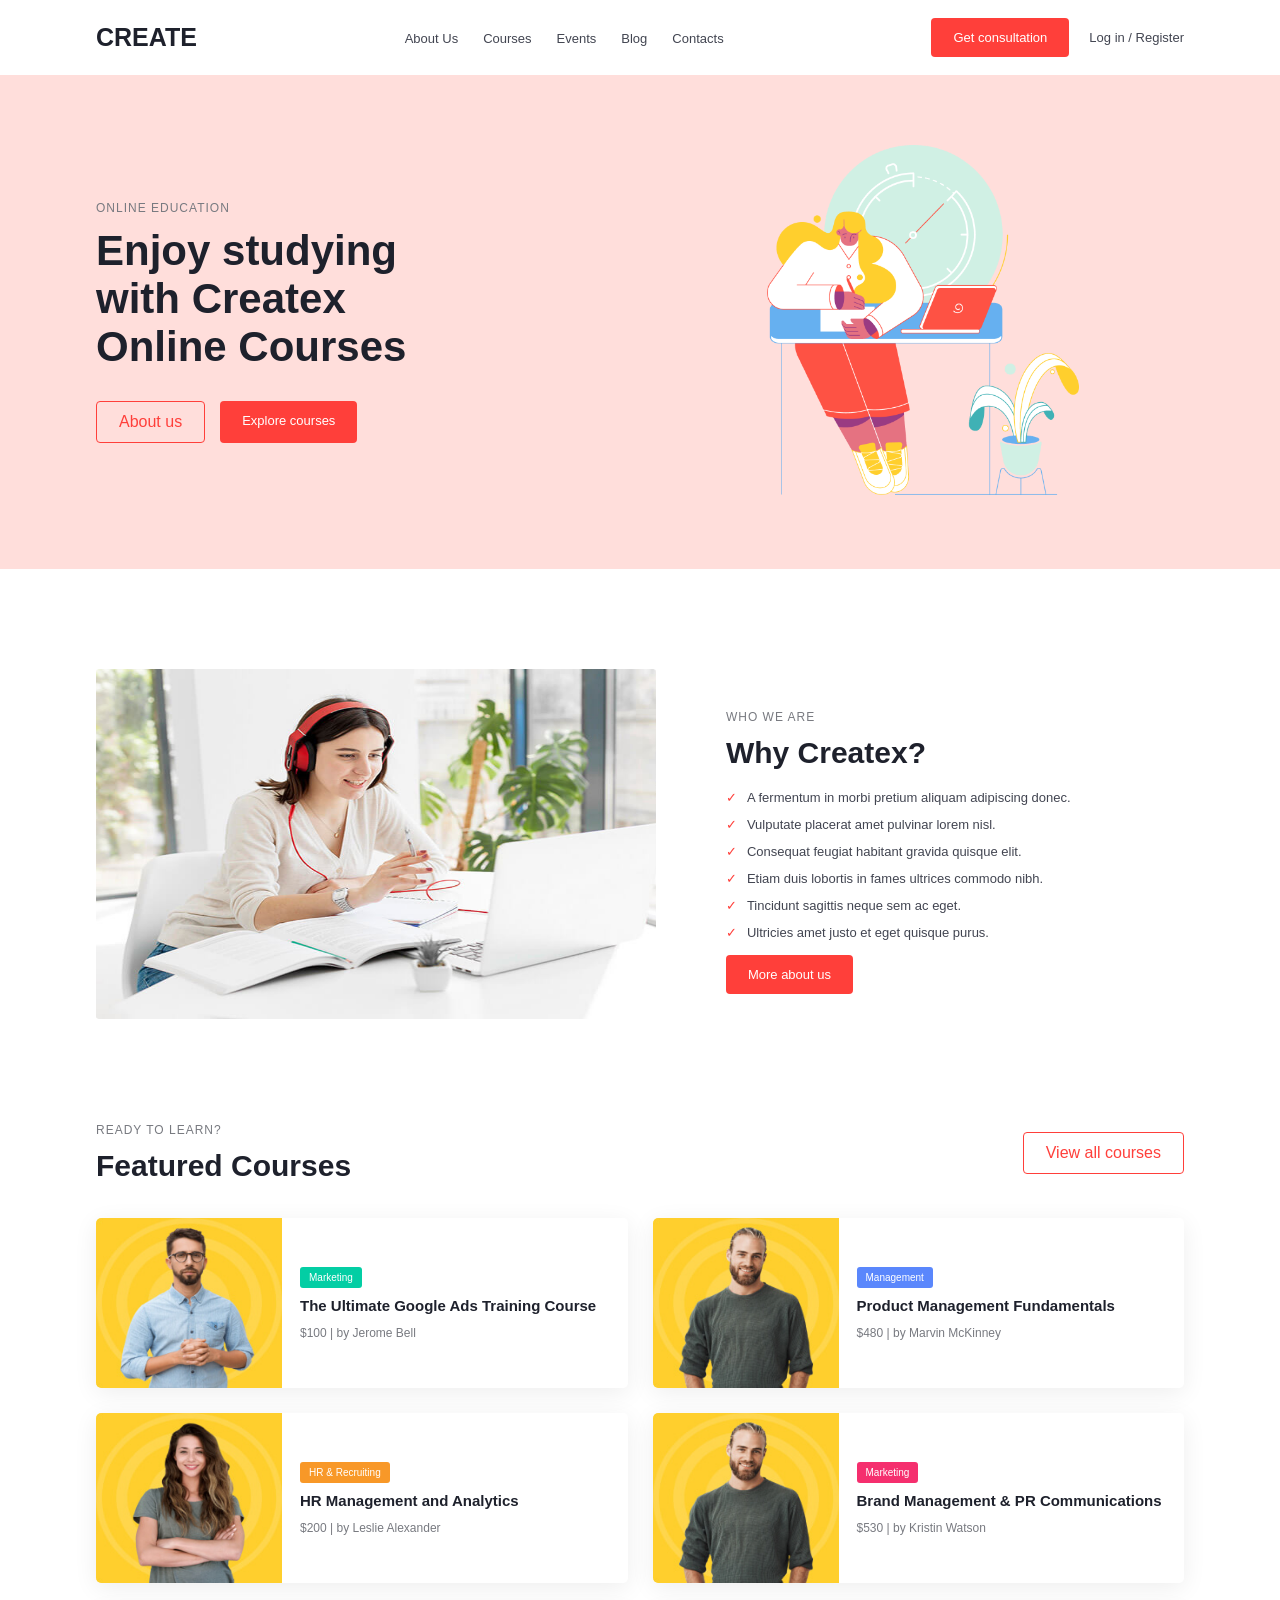
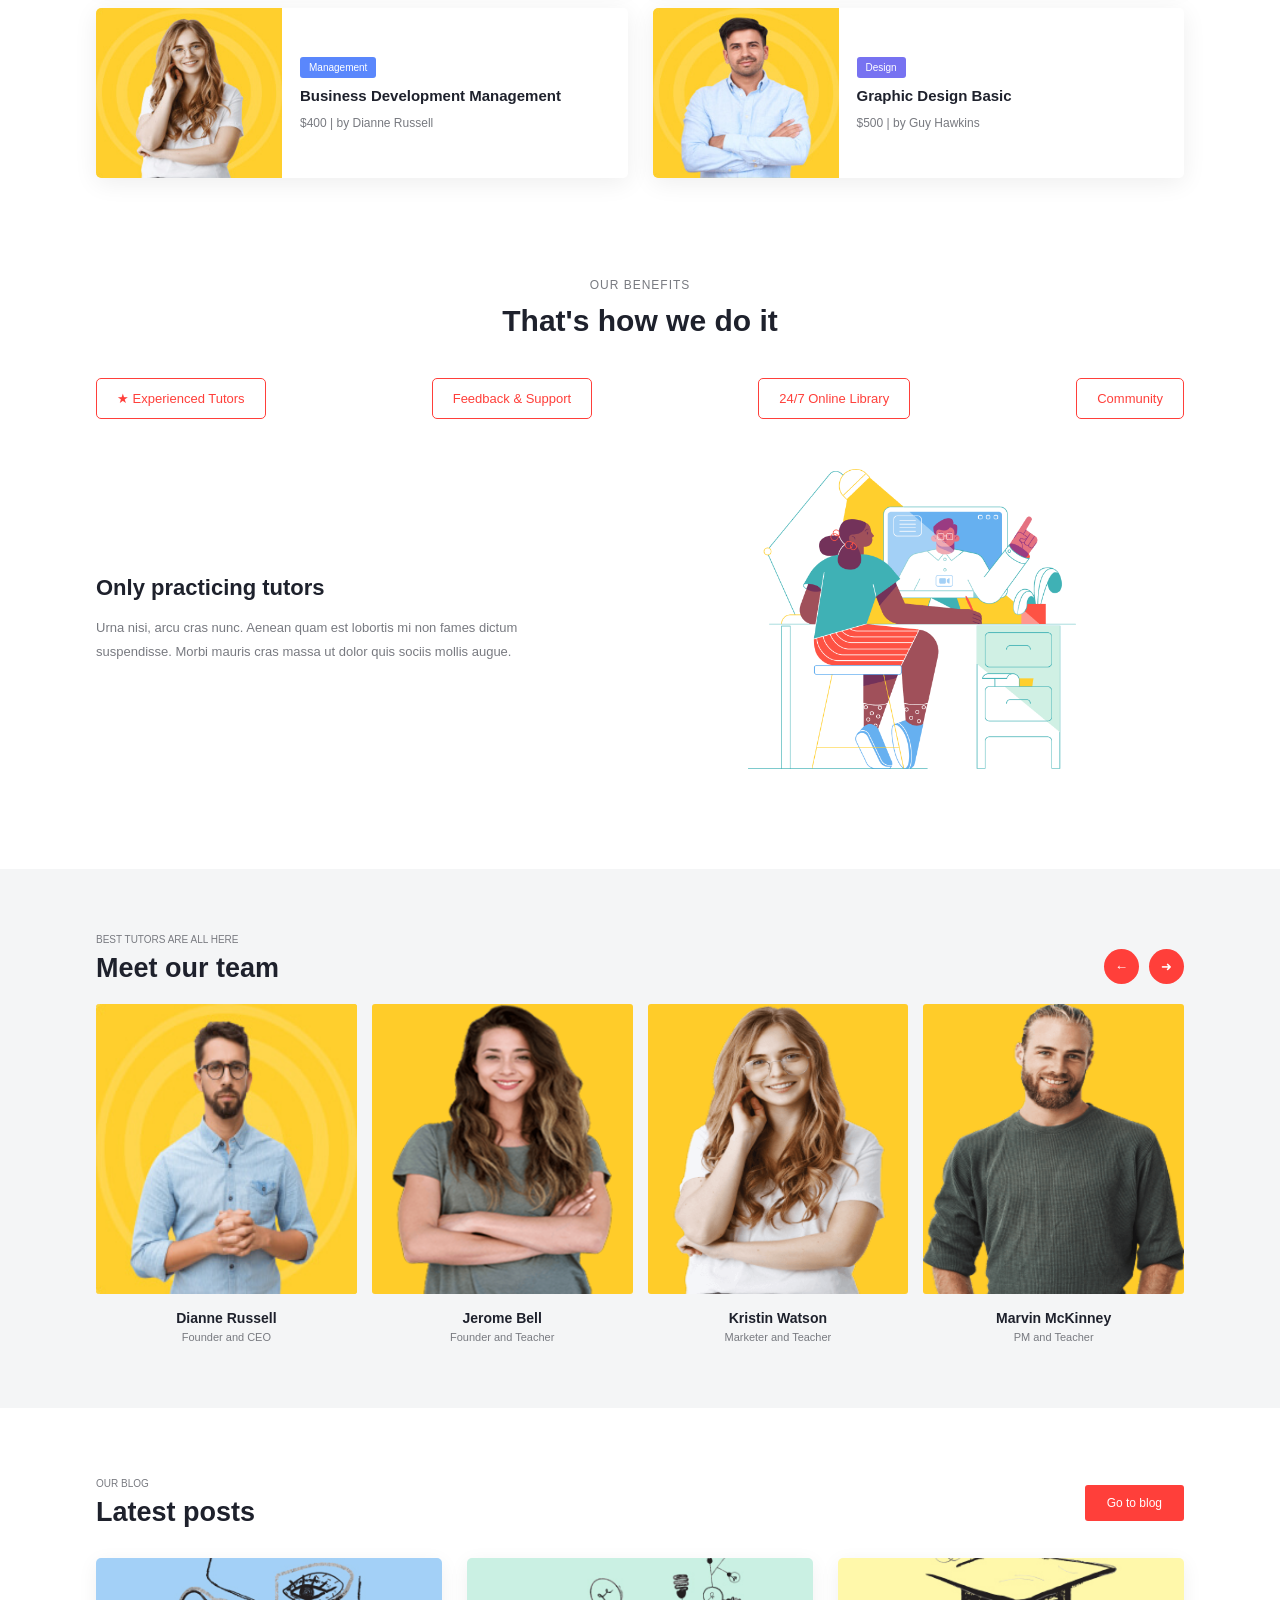
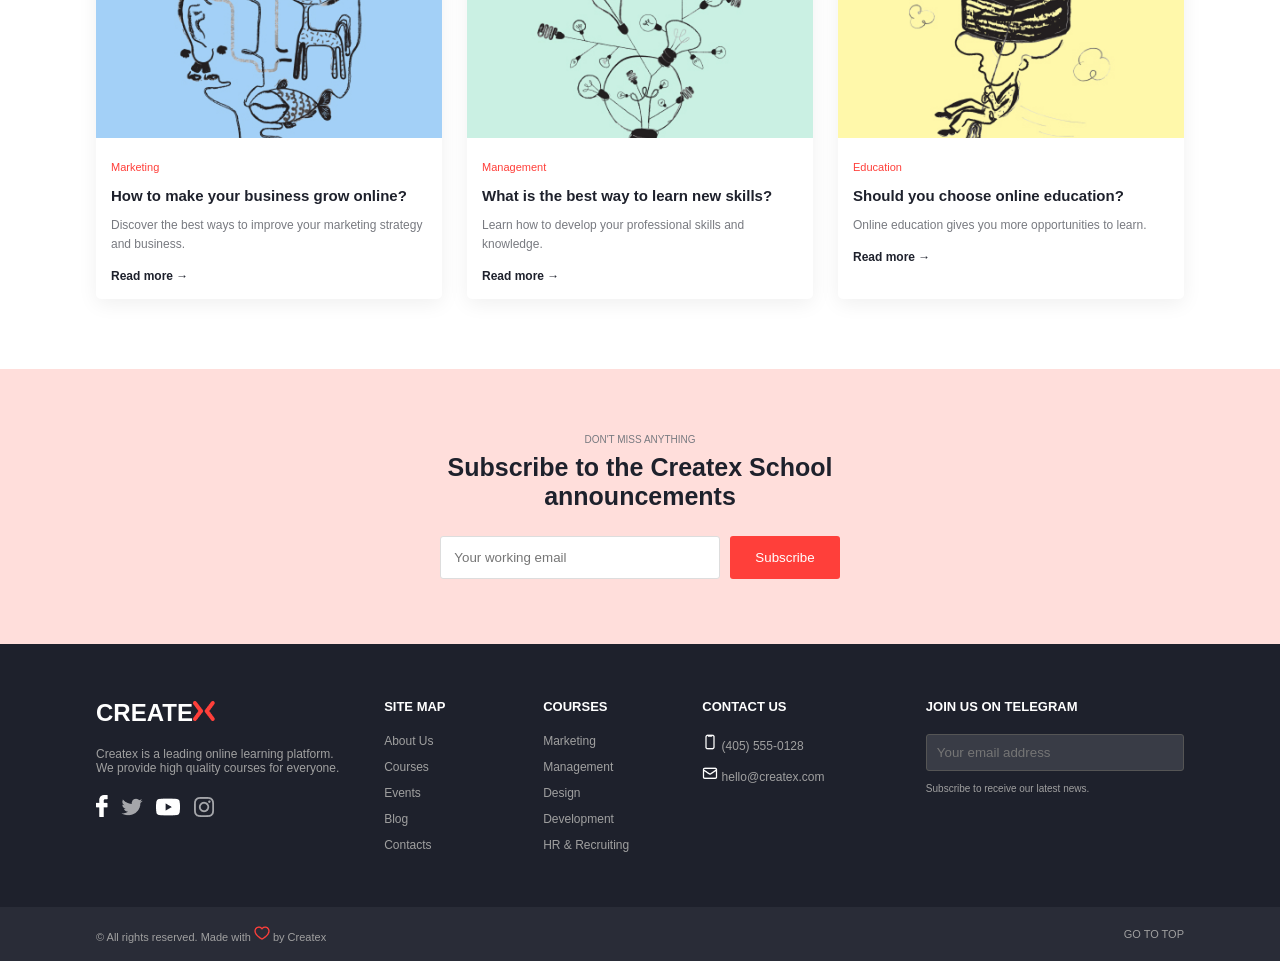
<file: index.html>
<!DOCTYPE html>
<html lang="en">
<head>
    <meta charset="UTF-8">
    <meta name="viewport" content="width=device-width, initial-scale=1.0">
    <title>mahmud </title>
   <link rel="stylesheet" href="./stayle.css">
</head>
<body>

<header class="n1">
    <nav class="n2">
        <h2 class="n3">CREATE<span></span></h2>

        <ul class="n4">
            <li><a href="#">About Us</a></li>
            <li><a href="#">Courses</a></li>
            <li><a href="#">Events</a></li>
            <li><a href="#">Blog</a></li>
            <li><a href="#">Contacts</a></li>
        </ul>

        <div class="n5">
            <a href="#" class="n6">Get consultation</a>
            <a href="#" class="n7">Log in / Register</a>
        </div>
    </nav>
</header>

<section class="n8">
    <div class="n9">
        <div class="n10">
            <p class="n11">ONLINE EDUCATION</p>
            <h1 class="n12">Enjoy studying<br>with Createx<br>Online Courses</h1>

            <div class="n13">
                <a href="#" class="n14">About us</a>
                <a href="#" class="n15">Explore courses</a>
            </div>
        </div>

        <div class="n16">
            <img src="./illustration.png" alt="">
        </div>
    </div>
</section>

<section class="n17">
    <div class="n18">
        <img src="./image (28).png" alt="">
    </div>

    <div class="n19">
        <p class="n20">WHO WE ARE</p>
        <h2 class="n21">Why Createx?</h2>

        <ul class="n22">
            <li>A fermentum in morbi pretium aliquam adipiscing donec.</li>
            <li>Vulputate placerat amet pulvinar lorem nisl.</li>
            <li>Consequat feugiat habitant gravida quisque elit.</li>
            <li>Etiam duis lobortis in fames ultrices commodo nibh.</li>
            <li>Tincidunt sagittis neque sem ac eget.</li>
            <li>Ultricies amet justo et eget quisque purus.</li>
        </ul>

        <a href="#" class="n23">More about us</a>
    </div>
</section>

<section class="n24">
    <div class="n25">
        <div>
            <p class="n26">READY TO LEARN?</p>
            <h2 class="n27">Featured Courses</h2>
        </div>
        <a href="#" class="n28">View all courses</a>
    </div>

    <div class="n29">

        <div class="n30">
            <img src="./image.png" alt="">
            <div class="n31">
                <span class="n32">Marketing</span>
                <h3>The Ultimate Google Ads Training Course</h3>
                <p>$100 | by Jerome Bell</p>
            </div>
        </div>

        <div class="n30">
            <img src="./image copy.png" alt="">
            <div class="n31">
                <span class="n33">Management</span>
                <h3>Product Management Fundamentals</h3>
                <p>$480 | by Marvin McKinney</p>
            </div>
        </div>

        <div class="n30">
            <img src="./image copy 2.png" alt="">
            <div class="n31">
                <span class="n34">HR & Recruiting</span>
                <h3>HR Management and Analytics</h3>
                <p>$200 | by Leslie Alexander</p>
            </div>
        </div>

        <div class="n30">
            <img src="./image copy 3.png" alt="">
            <div class="n31">
                <span class="n35">Marketing</span>
                <h3>Brand Management & PR Communications</h3>
                <p>$530 | by Kristin Watson</p>
            </div>
        </div>

        <div class="n30">
            <img src="./image copy 4.png" alt="">
            <div class="n31">
                <span class="n33">Management</span>
                <h3>Business Development Management</h3>
                <p>$400 | by Dianne Russell</p>
            </div>
        </div>

        <div class="n30">
            <img src="./image copy 5.png" alt="">
            <div class="n31">
                <span class="n36">Design</span>
                <h3>Graphic Design Basic</h3>
                <p>$500 | by Guy Hawkins</p>
            </div>
        </div>

    </div>
</section>

<section class="n37">
    <div class="n38">
        <p class="n20">OUR BENEFITS</p>
        <h2 class="n21">That's how we do it</h2>
    </div>

    <div class="n39">
        <a href="#">★ Experienced Tutors</a>
        <a href="#">Feedback & Support</a>
        <a href="#">24/7 Online Library</a>
        <a href="#">Community</a>
    </div>

    <div class="n40">
        <div>
            <h3>Only practicing tutors</h3>
            <p>
                Urna nisi, arcu cras nunc. Aenean quam est
                lobortis mi non fames dictum suspendisse.
                Morbi mauris cras massa ut dolor quis sociis
                mollis augue.
            </p>
        </div>

        <img src="./illustration (1).png" alt="">
    </div>
</section>

<section class="n41">
    <div class="n42">
        <p>BEST TUTORS ARE ALL HERE</p>
        <h2>Meet our team</h2>
    </div>

    <div class="n43">
        <button>←</button>
        <button>➜</button>
    </div>

    <div class="n44">

        <div class="n45">
            <img src="./image.png" alt="">
            <h3>Dianne Russell</h3>
            <p>Founder and CEO</p>
        </div>

        <div class="n45">
            <img src="./image copy 6.png" alt="">
            <h3>Jerome Bell</h3>
            <p>Founder and Teacher</p>
        </div>

        <div class="n45">
            <img src="./image copy 7.png" alt="">
            <h3>Kristin Watson</h3>
            <p>Marketer and Teacher</p>
        </div>

        <div class="n45">
            <img src="./image copy 8.png" alt="">
            <h3>Marvin McKinney</h3>
            <p>PM and Teacher</p>
        </div>

    </div>
</section>

<section class="n46">

    <div class="n47">
        <div>
            <p>OUR BLOG</p>
            <h2>Latest posts</h2>
        </div>

        <a href="#" class="n48">Go to blog</a>
    </div>

    <div class="n49">

        <div class="n50">
            <img src="./image copy 9.png" alt="">

            <div class="n51">
                <span>Marketing</span>
                <h3>How to make your business grow online?</h3>
                <p>Discover the best ways to improve your marketing strategy and business.</p>
                <a href="#">Read more →</a>
            </div>
        </div>

        <div class="n50">
            <img src="./image copy 10.png" alt="">

            <div class="n51">
                <span>Management</span>
                <h3>What is the best way to learn new skills?</h3>
                <p>Learn how to develop your professional skills and knowledge.</p>
                <a href="#">Read more →</a>
            </div>
        </div>

        <div class="n50">
            <img src="./image copy 11.png" alt="">

            <div class="n51">
                <span>Education</span>
                <h3>Should you choose online education?</h3>
                <p>Online education gives you more opportunities to learn.</p>
                <a href="#">Read more →</a>
            </div>
        </div>

    </div>
</section>


<section class="n52">

    <div class="n53">
        <p>DON'T MISS ANYTHING</p>
        <h2>Subscribe to the Createx School<br>announcements</h2>

        <form class="n54">
            <input type="email" placeholder="Your working email" required>
            <button type="submit">Subscribe</button>
        </form>
    </div>

</section>

<footer class="n55">

    <div class="n56">

        <div class="n57">
            <h2>CREATE<span><img src="./Vector (11).png" alt=""></span></h2>
            <p>
                Createx is a leading online learning platform.
                We provide high quality courses for everyone.
            </p>

            <div class="n58">
                <a href="#"><img src="./Vector (12).png" alt=""></a>
                <a href="#"><img src="./Twitter.png" alt=""></a>
                <a href="#"><img src="./YouTube.png" alt=""></a>
                <a href="#"><img src="./Instagram.png" alt=""></a>
            </div>
        </div>

        <div class="n59">
            <h3>SITE MAP</h3>
            <a href="#">About Us</a>
            <a href="#">Courses</a>
            <a href="#">Events</a>
            <a href="#">Blog</a>
            <a href="#">Contacts</a>
        </div>

        <div class="n60">
            <h3>COURSES</h3>
            <a href="#">Marketing</a>
            <a href="#">Management</a>
            <a href="#">Design</a>
            <a href="#">Development</a>
            <a href="#">HR & Recruiting</a>
        </div>

        <div class="n61">
            <h3>CONTACT US</h3>
            <p><img src="./iPhone.png" alt=""> (405) 555-0128</p>
            <p><img src="./Mail.png" alt=""> hello@createx.com</p>
        </div>

        <div class="n62">
            <h3>JOIN US ON TELEGRAM</h3>
            <input type="email" placeholder="Your email address">
            <p>Subscribe to receive our latest news.</p>
        </div>

    </div>

    <div class="n63">
        <p>© All rights reserved. Made with <img src="./Heart.png" alt=""> by Createx</p>
        <a href="#">GO TO TOP </a>
    </div>

</footer>
</body>
</html>
</file>
<file: stayle.css>
* {
    margin: 0;
    padding: 0;
    box-sizing: border-box;
}

body {
    font-family: Arial, sans-serif;
    color: #1e212c;
}

.n1 {
    width: 100%;
}

.n2 {
    width: 85%;
    height: 75px;
    margin: auto;
    display: flex;
    align-items: center;
    justify-content: space-between;
}

.n3 {
    font-size: 25px;
    font-weight: 800;
}

.n3 span {
    color: #ff3f3a;
}

.n4 {
    display: flex;
    gap: 25px;
    list-style: none;
}

.n4 a {
    text-decoration: none;
    color: #424551;
    font-size: 13px;
}

.n5 {
    display: flex;
    align-items: center;
    gap: 20px;
}

.n6, .n15, .n23 {
    background: #ff3f3a;
    color: white;
    padding: 12px 22px;
    text-decoration: none;
    border-radius: 4px;
    font-size: 13px;
}

.n7 {
    color: #424551;
    text-decoration: none;
    font-size: 13px;
}

.n8 {
    background: #ffdedb;
    padding: 70px 0;
}

.n9 {
    width: 85%;
    margin: auto;
    display: flex;
    align-items: center;
    justify-content: space-between;
}

.n10 {
    width: 50%;
}

.n11, .n20, .n26 {
    font-size: 12px;
    color: #787a80;
    margin-bottom: 12px;
    letter-spacing: 1px;
}

.n12 {
    font-size: 42px;
    margin-bottom: 30px;
}

.n13 {
    display: flex;
    gap: 15px;
}

.n14, .n28 {
    border: 1px solid #ff3f3a;
    color: #ff3f3a;
    padding: 11px 22px;
    text-decoration: none;
    border-radius: 4px;
}

.n16 {
    width: 48%;
}

.n16 img {
    width: 100%;
    height: 350px;
    object-fit: contain;
}

.n17 {
    width: 85%;
    margin: 100px auto;
    display: flex;
    align-items: center;
    gap: 70px;
}

.n18 {
    width: 55%;
}

.n18 img {
    width: 100%;
    height: 350px;
}

.n19 {
    width: 45%;
}

.n21 {
    font-size: 30px;
    margin-bottom: 20px;
}

.n22 {
    list-style: none;
    margin-bottom: 25px;
}

.n22 li {
    font-size: 13px;
    color: #424551;
    margin-bottom: 12px;
}

.n22 li::before {
    content: "✓";
    color: #ff3f3a;
    margin-right: 10px;
}

.n24 {
    width: 85%;
    margin: auto;
    padding-bottom: 100px;
}

.n25 {
    display: flex;
    justify-content: space-between;
    align-items: center;
    margin-bottom: 35px;
}

.n27 {
    font-size: 30px;
}

.n29 {
    display: grid;
    grid-template-columns: repeat(2, 1fr);
    gap: 25px;
}

.n30 {
    display: flex;
    align-items: center;
    box-shadow: 0 5px 25px #00000012;
    border-radius: 5px;
    overflow: hidden;
}

.n30 img {
    width: 35%;
    height: 170px;
}

.n31 {
    padding: 18px;
}

.n31 h3 {
    font-size: 15px;
    margin: 12px 0;
}

.n31 p {
    font-size: 12px;
    color: #787a80;
}

.n32, .n33, .n34, .n35, .n36 {
    color: white;
    padding: 5px 9px;
    font-size: 10px;
    border-radius: 3px;
}

.n32 {
    background: #03cea4;
}

.n33 {
    background: #5a87fc;
}

.n34 {
    background: #f89828;
}

.n35 {
    background: #f52f6e;
}

.n36 {
    background: #7772f1;
}

.n37 {
    width: 85%;
    margin: auto;
    padding-bottom: 100px;
}

.n38 {
    text-align: center;
    margin-bottom: 40px;
}

.n39 {
    display: flex;
    justify-content: space-between;
    gap: 15px;
    margin-bottom: 50px;
}

.n39 a {
    text-decoration: none;
    color: #787a80;
    padding: 12px 20px;
    border: 1px solid #eee;
    border-radius: 5px;
    font-size: 13px;
}

.n39 a {
    color: #ff3f3a;
    border-color: #ff3f3a;
}

.n40 {
    display: flex;
    align-items: center;
    justify-content: space-between;
    gap: 50px;
}

.n40 div {
    width: 45%;
}

.n40 h3 {
    font-size: 22px;
    margin-bottom: 15px;
}

.n40 p {
    font-size: 13px;
    line-height: 1.8;
    color: #787a80;
}

.n40 img {
    width: 50%;
    height: 300px;
    object-fit: contain;
}
.n41 {
    background: #f4f5f6;
    padding: 65px 0;
}

.n42 {
    width: 85%;
    margin: auto;
    margin-bottom: 30px;
}

.n42 p,.n47 p,.n53 p {
    font-size: 10px;
    color: #787a80;
    margin-bottom: 8px;
}

.n42 h2,.n47 h2 {
    font-size: 27px;
}
.n43 {
    width: 85%;
    margin: auto;
    display: flex;
    justify-content: flex-end;
    gap: 10px;
    margin-top: -65px;
    margin-bottom: 20px;
}

.n43 button {
    width: 35px;
    height: 35px;
    border: none;
    border-radius: 50%;
    background: #ff3f3a;
    color: white;
    cursor: pointer;
}

.n44 {
    width: 85%;
    margin: auto;
    display: grid;
    grid-template-columns: repeat(4, 1fr);
    gap: 15px;
}

.n45 {
    text-align: center;
}

.n45 img {
    width: 100%;
    height: 290px;
    background: #ffcc29;
    border-radius: 3px;
}

.n45 h3 {
    font-size: 14px;
    margin-top: 12px;
}

.n45 p {
    font-size: 11px;
    color: #787a80;
    margin-top: 5px;
}
.n46 {
    width: 85%;
    margin: 70px auto;
}

.n47 {
    display: flex;
    align-items: center;
    justify-content: space-between;
    margin-bottom: 30px;
}

.n48 {
    background: #ff3f3a;
    color: white;
    text-decoration: none;
    padding: 11px 22px;
    border-radius: 3px;
    font-size: 12px;
}

.n49 {
    display: grid;
    grid-template-columns: repeat(3, 1fr);
    gap: 25px;
}

.n50 {
    box-shadow: 0 5px 20px #00000010;
    border-radius: 5px;
    overflow: hidden;
    transition: 0.3s;
}

.n50:hover {
    transform: translateY(-5px);
}

.n50 img {
    width: 100%;
    height: 180px;
    object-fit: cover;
}

.n51 {
    padding: 15px;
}

.n51 span {
    color: #ff3f3a;
    font-size: 11px;
}

.n51 h3 {
    font-size: 15px;
    margin: 12px 0;
}

.n51 p {
    color: #787a80;
    font-size: 12px;
    line-height: 1.6;
}

.n51 a {
    display: inline-block;
    color: #1e212c;
    text-decoration: none;
    font-size: 12px;
    font-weight: bold;
    margin-top: 15px;
}

.n52 {
    background: #ffdedb;
    padding: 65px 0;
    text-align: center;
}

.n53 h2 {
    font-size: 25px;
    margin-bottom: 25px;
}

.n54 {
    display: flex;
    justify-content: center;
    gap: 10px;
}

.n54 input {
    width: 280px;
    padding: 13px;
    border: 1px solid #ddd;
    outline: none;
    border-radius: 3px;
}

.n54 button {
    background: #ff3f3a;
    color: white;
    border: none;
    padding: 13px 25px;
    border-radius: 3px;
    cursor: pointer;
}
.n55 {
    background: #1e212c;
    color: white;
}

.n56 {
    width: 85%;
    margin: auto;
    padding: 55px 0;
    display: grid;
    grid-template-columns: 2fr 1fr 1fr 1.5fr 2fr;
    gap: 30px;
}

.n57 h2 {
    font-size: 24px;
    margin-bottom: 20px;
}

.n57 h2 span {
    color: #ff3f3a;
}

.n57 p {
    color: #a0a0a0;
    font-size: 12px;
}

.n58 {
    display: flex;
    gap: 12px;
    margin-top: 20px;
}

.n58 a {
    color: #a0a0a0;
    text-decoration: none;
    font-size: 13px;
}

.n59, .n60, .n61, .n62 {
    display: flex;
    flex-direction: column;
    gap: 12px;
}

.n59 h3,
.n60 h3,
.n61 h3,
.n62 h3 {
    font-size: 13px;
    margin-bottom: 8px;
}

.n59 a,
.n60 a {
    color: #a0a0a0;
    text-decoration: none;
    font-size: 12px;
}

.n61 p {
    color: #a0a0a0;
    font-size: 12px;
}

.n62 input {
    width: 100%;
    padding: 10px;
    background: #393c46;
    border: 1px solid #555;
    color: white;
    outline: none;
    border-radius: 3px;
}

.n62 p {
    color: #a0a0a0;
    font-size: 10px;
}

.n63 {
    background: #292c37;
    padding: 18px 7.5%;
    display: flex;
    justify-content: space-between;
    align-items: center;
}

.n63 p {
    font-size: 11px;
    color: #a0a0a0;
}

.n63 a {
    color: #a0a0a0;
    font-size: 11px;
    text-decoration: none;
}
</file>
